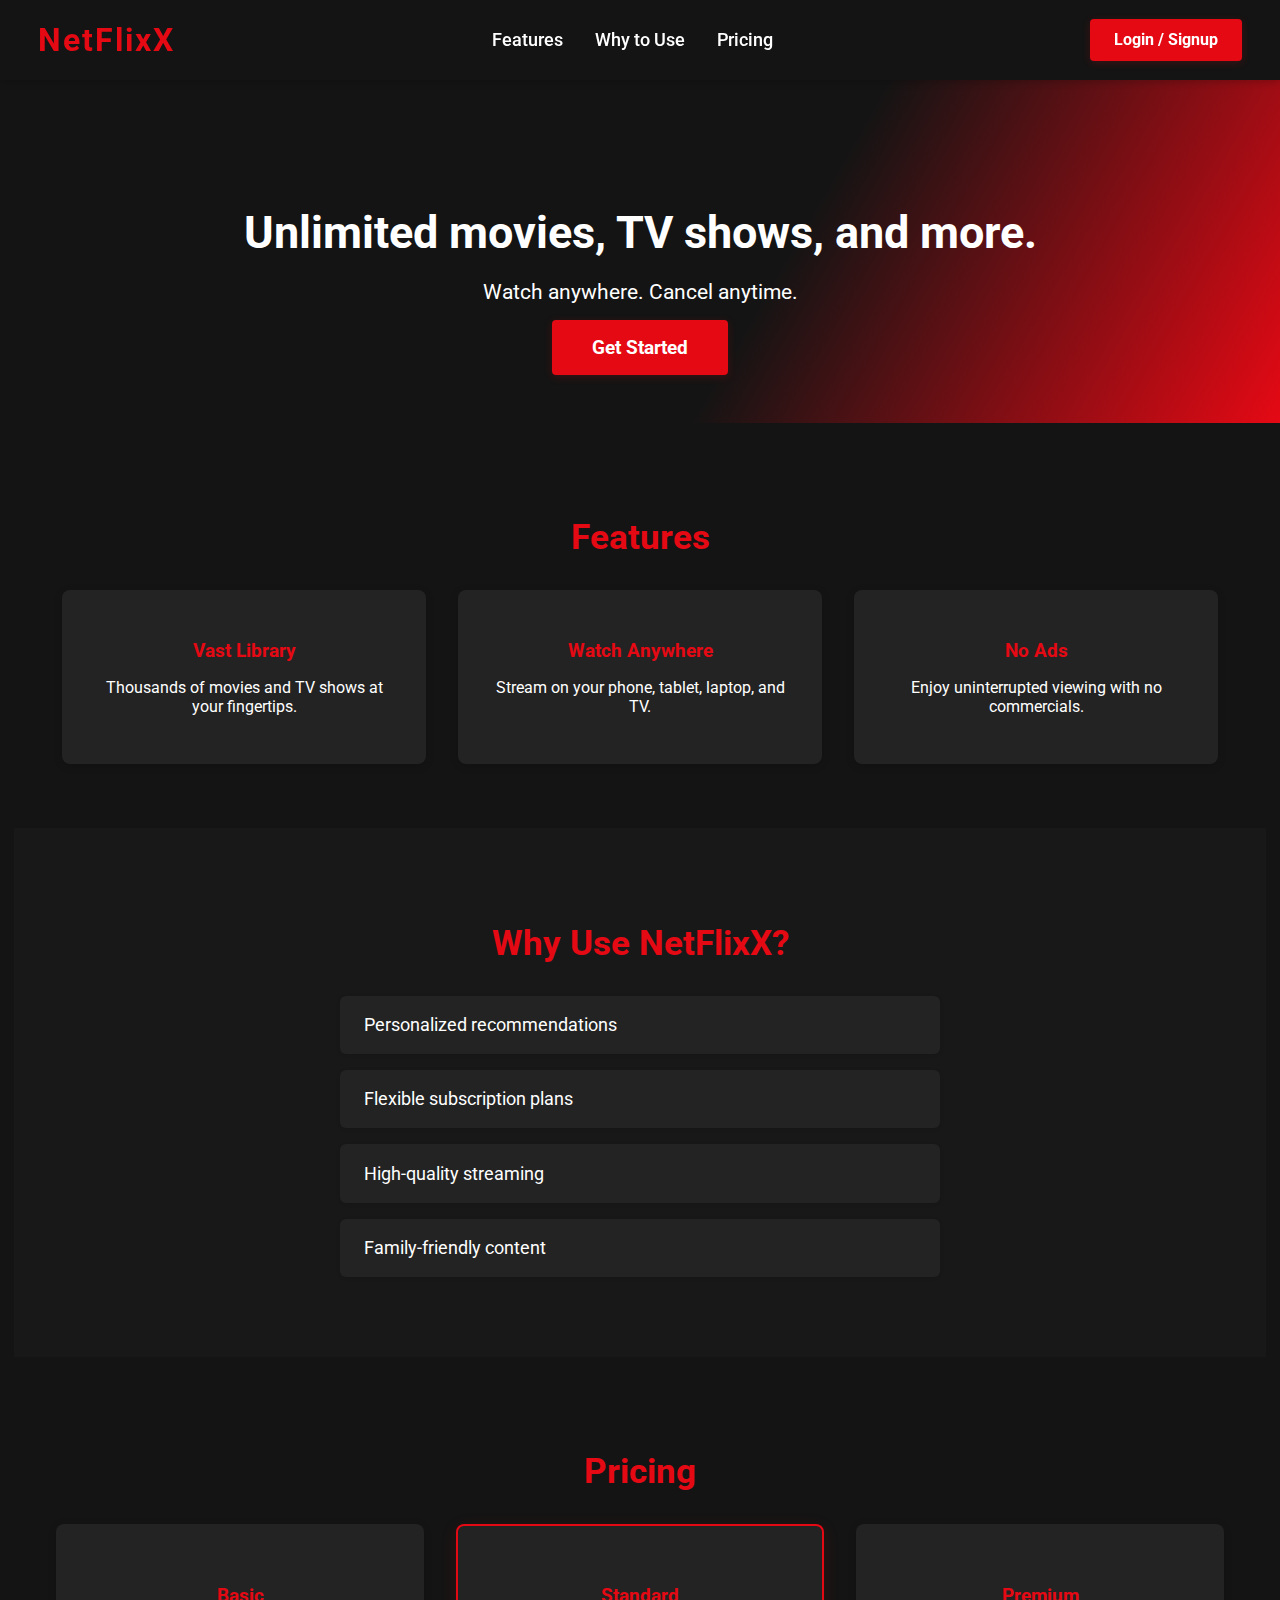
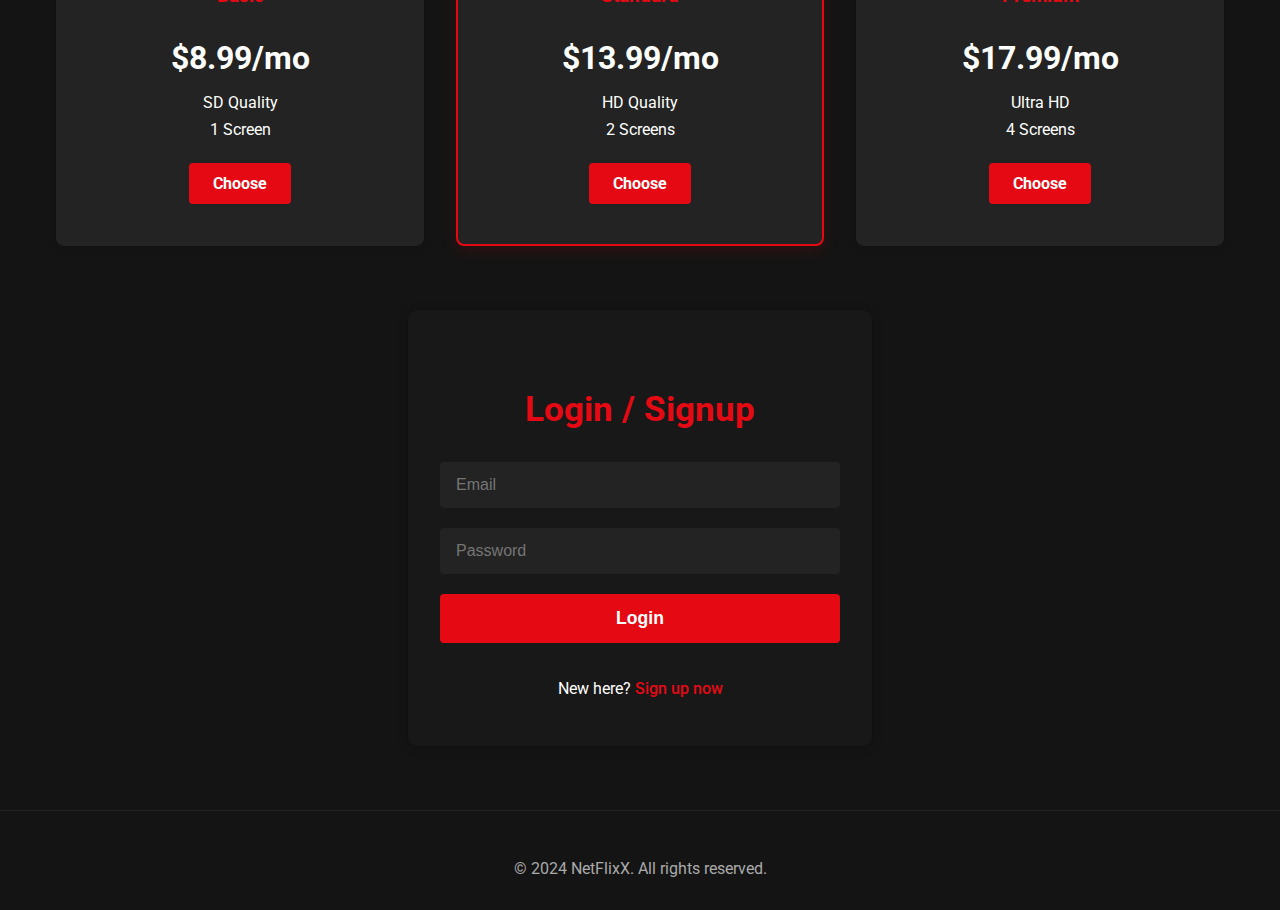
<file: index.html>
<!DOCTYPE html>
<html lang="en">
<head>
  <meta charset="UTF-8">
  <meta name="viewport" content="width=device-width, initial-scale=1.0">
  <title>Netflix Landing Page</title>
  <link rel="stylesheet" href="style.css">
  <link href="https://fonts.googleapis.com/css2?family=Roboto:wght@400;700&display=swap" rel="stylesheet">
  
  <!-- Google Analytics -->
  <script async src="https://www.googletagmanager.com/gtag/js?id=G-FDBB7C75FV"></script>
  <script>
    window.dataLayer = window.dataLayer || [];
    function gtag(){dataLayer.push(arguments);}
    gtag('js', new Date());
    gtag('config', 'G-FDBB7C75FV');
  </script>

  <!-- Amplitude Analytics -->
  <script src="https://cdn.amplitude.com/script/ade7e539f08196c7af9b49113c377ba3.js"></script><script>window.amplitude.add(window.sessionReplay.plugin({sampleRate: 1}));window.amplitude.init('ade7e539f08196c7af9b49113c377ba3', {"fetchRemoteConfig":true,"autocapture":true});</script>

  <!-- Mixpanel Analytics -->
  <script type="text/javascript">
    (function(f,b){if(!b.__SV){var a,e,i,g;window.mixpanel=b;b._i=[];b.init=function(a,e,d){function f(b,h){var a=h.split(".");2==a.length&&(b=b[a[0]],h=a[1]);b[h]=function(){b.push([h].concat(Array.prototype.slice.call(arguments,0)))}}var c=b;"undefined"!==typeof d?c=b[d]=[]:d="mixpanel";c.people=c.people||[];c.toString=function(b){var a="mixpanel";"mixpanel"!==d&&(a+="."+d);b||(a+=" (stub)");return a};c.people.toString=function(){return c.toString(1)+".people (stub)"};i="disable time_event track track_pageview track_links track_forms register register_once alias unregister identify name_tag set_config reset people.set people.set_once people.unset people.increment people.append people.union people.track_charge people.clear_charges people.delete_user".split(" ");for(g=0;g<i.length;g++)f(c,i[g]);b._i.push([a,e,d])};b.__SV=1.2;a=f.createElement("script");a.type="text/javascript";a.async=!0;a.src="https://cdn.mxpnl.com/libs/mixpanel-2-latest.min.js";e=f.getElementsByTagName("script")[0];e.parentNode.insertBefore(a,e)}})(document,window.mixpanel||[]);
    mixpanel.init("3d7cfe3bafbda9c8c1450f6972c1cb8f");
  </script>
<!-- 
  <script src="https://ts-script.app.thrivestack.ai/latest/thrivestack.js" 
    api-key="m9S/wwTPiv7egZcG7DeBdvlsW37YfHRMpstb3xh1S0g=" 
    source="marketing,product">
  </script> -->

</head>
<body>
  <nav class="navbar">
    <div class="logo">NetFlixX</div>
    <ul class="nav-links">
      <li><a href="#features">Features</a></li>
      <li><a href="#why">Why to Use</a></li>
      <li><a href="#pricing">Pricing</a></li>
    </ul>
    <a href="#login-signup" class="btn-login">Login / Signup</a>
  </nav>

  <header class="hero">
    <h1>Unlimited movies, TV shows, and more.</h1>
    <p>Watch anywhere. Cancel anytime.</p>
    <a href="#login-signup" class="btn-cta">Get Started</a>
  </header>

  <section id="features" class="section">
    <h2>Features</h2>
    <div class="features-list">
      <div class="feature-item">
        <h3>Vast Library</h3>
        <p>Thousands of movies and TV shows at your fingertips.</p>
      </div>
      <div class="feature-item">
        <h3>Watch Anywhere</h3>
        <p>Stream on your phone, tablet, laptop, and TV.</p>
      </div>
      <div class="feature-item">
        <h3>No Ads</h3>
        <p>Enjoy uninterrupted viewing with no commercials.</p>
      </div>
    </div>
  </section>

  <section id="why" class="section dark-section">
    <h2>Why Use NetFlixX?</h2>
    <ul class="why-list">
      <li>Personalized recommendations</li>
      <li>Flexible subscription plans</li>
      <li>High-quality streaming</li>
      <li>Family-friendly content</li>
    </ul>
  </section>

  <section id="pricing" class="section">
    <h2>Pricing</h2>
    <div class="pricing-cards">
      <div class="card">
        <h3>Basic</h3>
        <p class="price">$8.99/mo</p>
        <ul>
          <li>SD Quality</li>
          <li>1 Screen</li>
        </ul>
        <a href="#login-signup" class="btn-card">Choose</a>
      </div>
      <div class="card highlighted">
        <h3>Standard</h3>
        <p class="price">$13.99/mo</p>
        <ul>
          <li>HD Quality</li>
          <li>2 Screens</li>
        </ul>
        <a href="#login-signup" class="btn-card">Choose</a>
      </div>
      <div class="card">
        <h3>Premium</h3>
        <p class="price">$17.99/mo</p>
        <ul>
          <li>Ultra HD</li>
          <li>4 Screens</li>
        </ul>
        <a href="#login-signup" class="btn-card">Choose</a>
      </div>
    </div>
  </section>

  <section id="login-signup" class="section login-section">
    <h2>Login / Signup</h2>
    <form class="auth-form" id="loginForm">
      <input type="email" placeholder="Email" id="loginEmail" required>
      <input type="password" placeholder="Password" id="loginPassword" required>
      <button type="submit" class="btn-auth">Login</button>
      <p class="signup-link">New here? <a href="signup.html" id="signupLink">Sign up now</a></p>
    </form>
  </section>

  <footer class="footer">
    <p>&copy; 2024 NetFlixX. All rights reserved.</p>
  </footer>

  <script src="script.js"></script>
</body>
</html>
</file>
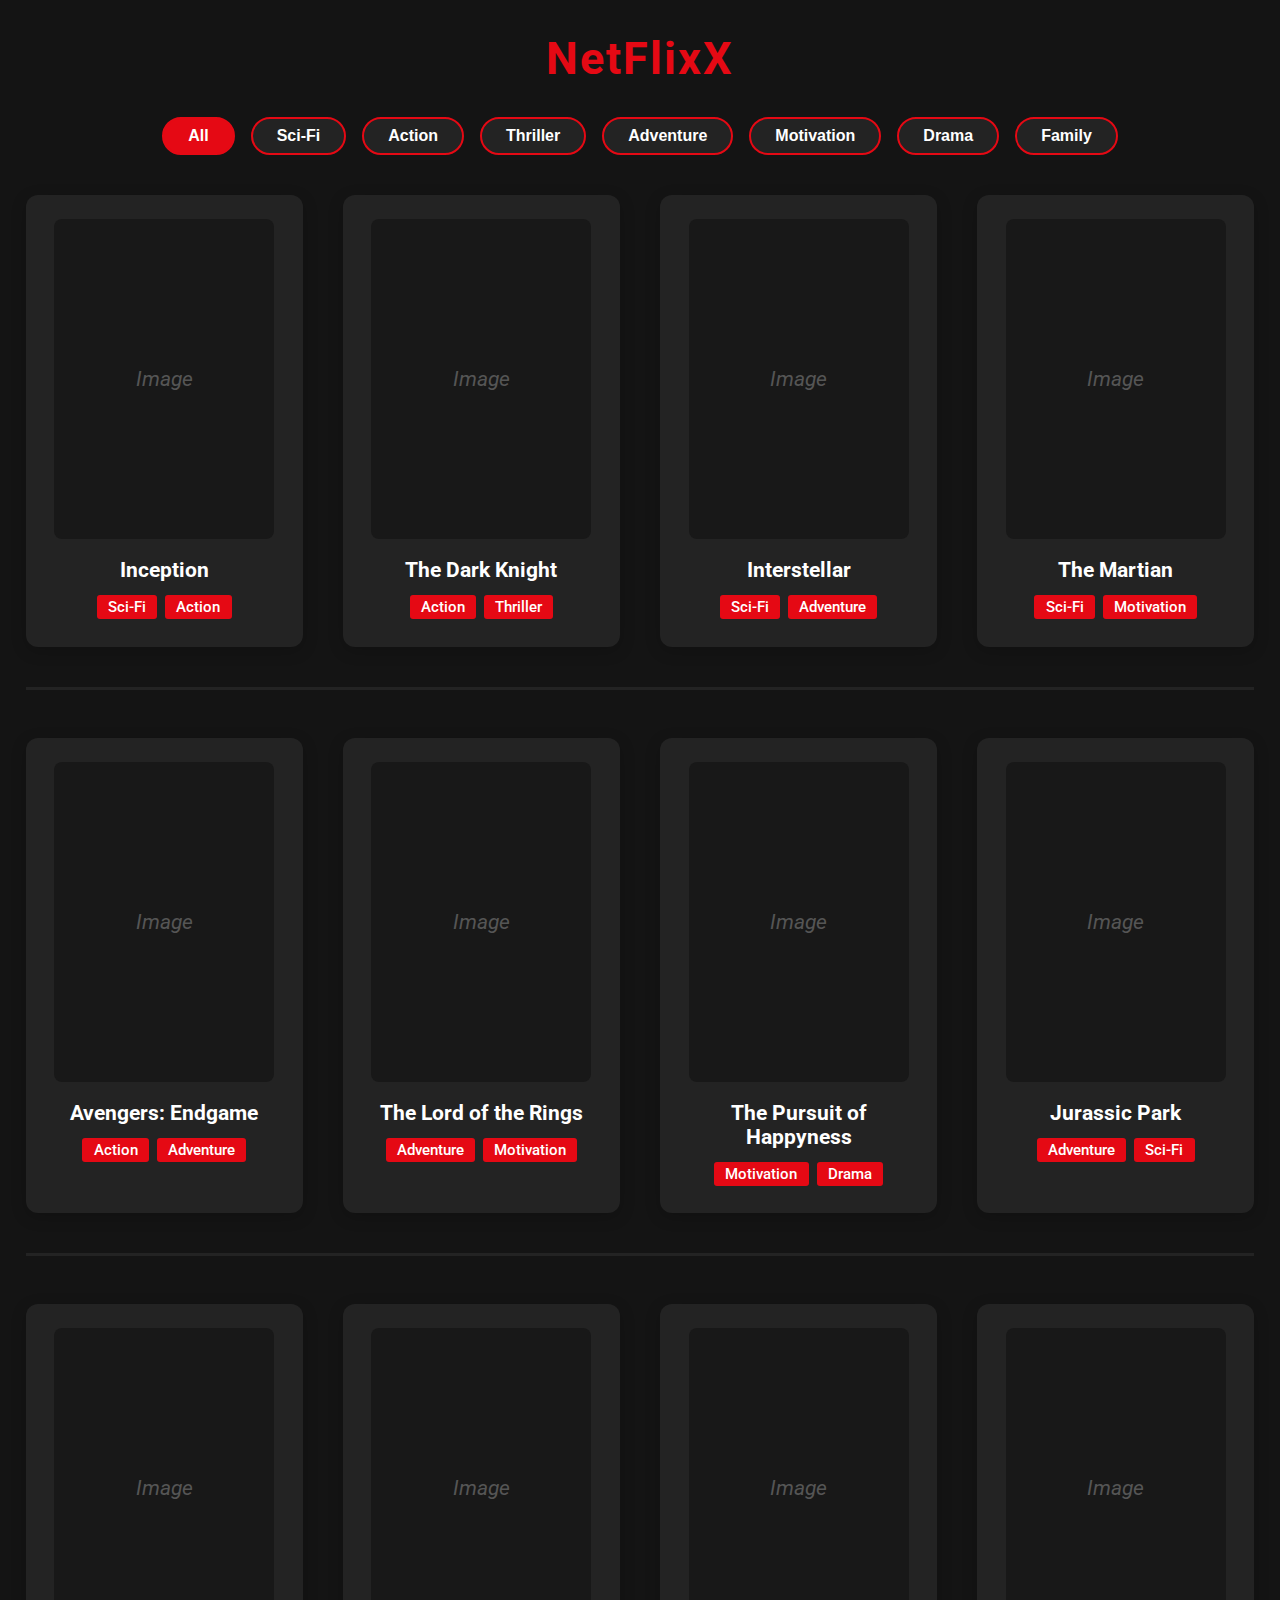
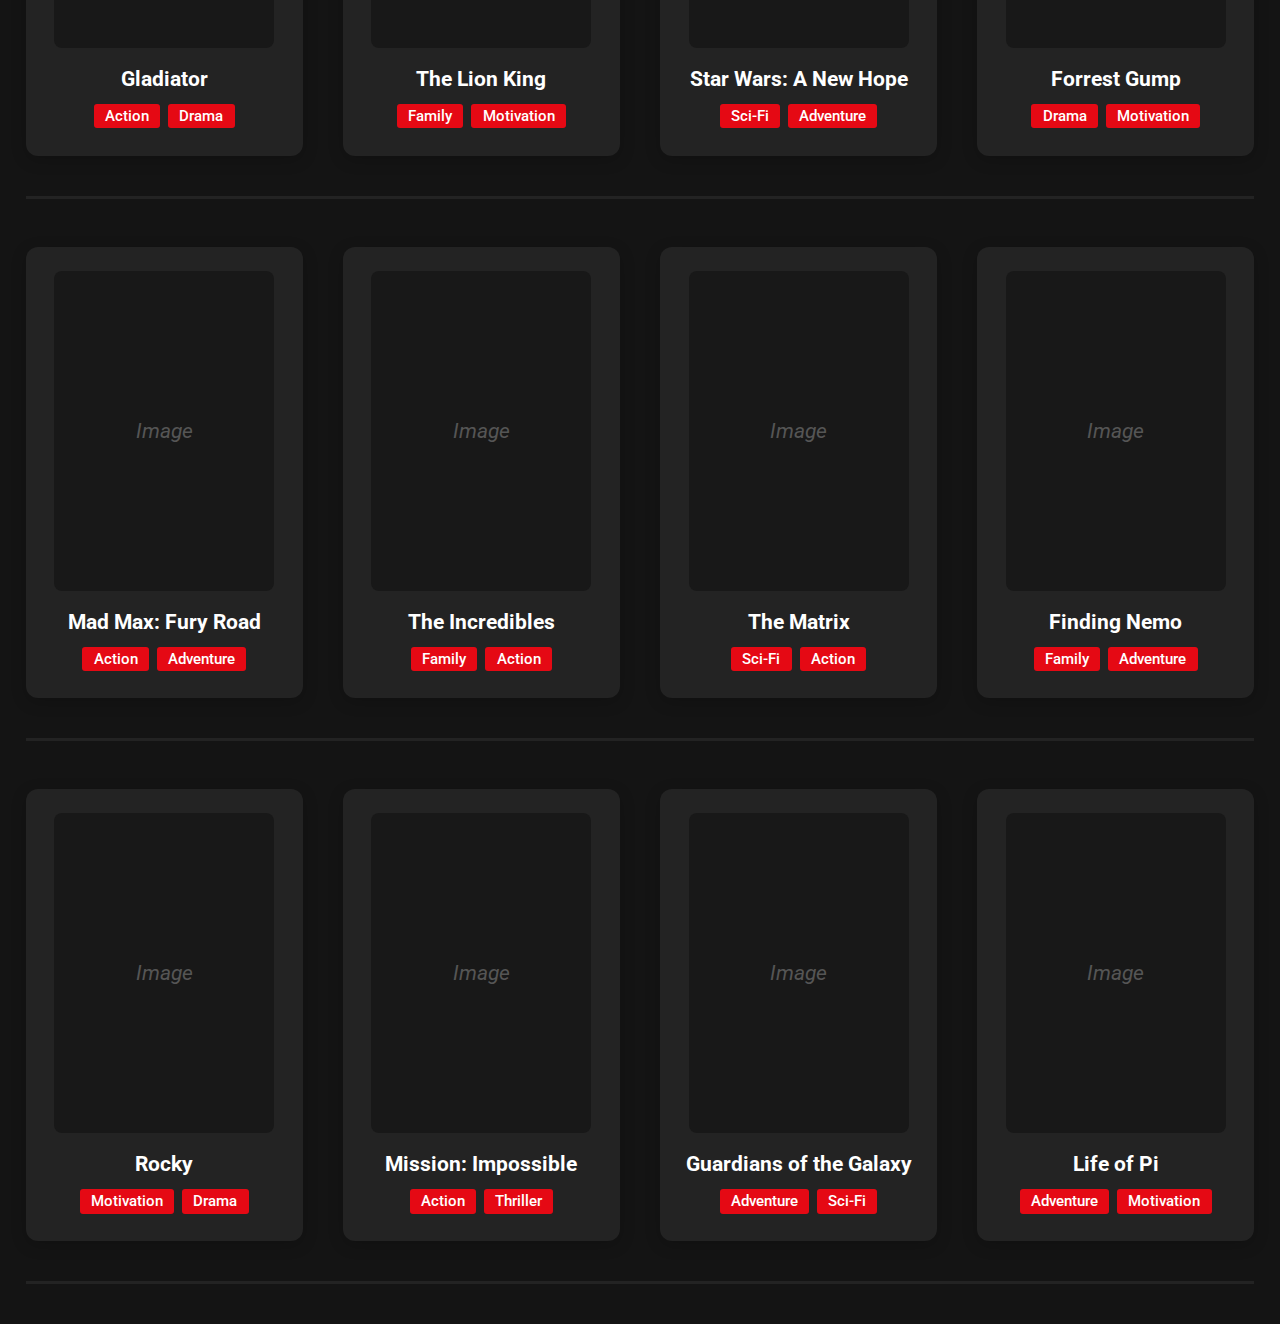
<file: dashboard.html>
<!DOCTYPE html>
<html lang="en">
<head>
  <meta charset="UTF-8">
  <meta name="viewport" content="width=device-width, initial-scale=1.0">
  <title>NetFlixX</title>
  <link rel="stylesheet" href="style.css">
  <link href="https://fonts.googleapis.com/css2?family=Roboto:wght@400;700&display=swap" rel="stylesheet">
  <!-- Google Analytics -->
  <script async src="https://www.googletagmanager.com/gtag/js?id=G-FDBB7C75FV"></script>
  <script>
    window.dataLayer = window.dataLayer || [];
    function gtag(){dataLayer.push(arguments);}
    gtag('js', new Date());
    gtag('config', 'G-FDBB7C75FV');
  </script>

  <script src="https://cdn.amplitude.com/script/ade7e539f08196c7af9b49113c377ba3.js"></script><script>window.amplitude.add(window.sessionReplay.plugin({sampleRate: 1}));window.amplitude.init('ade7e539f08196c7af9b49113c377ba3', {"fetchRemoteConfig":true,"autocapture":true});</script>

  <script type="text/javascript">
    (function(f,b){if(!b.__SV){var a,e,i,g;window.mixpanel=b;b._i=[];b.init=function(a,e,d){function f(b,h){var a=h.split(".");2==a.length&&(b=b[a[0]],h=a[1]);b[h]=function(){b.push([h].concat(Array.prototype.slice.call(arguments,0)))}}var c=b;"undefined"!==typeof d?c=b[d]=[]:d="mixpanel";c.people=c.people||[];c.toString=function(b){var a="mixpanel";"mixpanel"!==d&&(a+="."+d);b||(a+=" (stub)");return a};c.people.toString=function(){return c.toString(1)+".people (stub)"};i="disable time_event track track_pageview track_links track_forms register register_once alias unregister identify name_tag set_config reset people.set people.set_once people.unset people.increment people.append people.union people.track_charge people.clear_charges people.delete_user".split(" ");for(g=0;g<i.length;g++)f(c,i[g]);b._i.push([a,e,d])};b.__SV=1.2;a=f.createElement("script");a.type="text/javascript";a.async=!0;a.src="https://cdn.mxpnl.com/libs/mixpanel-2-latest.min.js";e=f.getElementsByTagName("script")[0];e.parentNode.insertBefore(a,e)}})(document,window.mixpanel||[]);
    mixpanel.init("3d7cfe3bafbda9c8c1450f6972c1cb8f");
  </script>

  <script src="https://ts-script.app.thrivestack.ai/latest/thrivestack.js" 
    api-key="m9S/wwTPiv7egZcG7DeBdvlsW37YfHRMpstb3xh1S0g=" 
    source="marketing,product">
  </script>

  <style>
    body {
      background: #141414;
      margin: 0;
      font-family: 'Roboto', Arial, sans-serif;
      color: #fff;
    }
    .dashboard-container {
      max-width: 1300px;
      margin: 0 auto;
      padding: 2rem 2vw;
    }
    .dashboard-title {
      color: #e50914;
      font-size: 2.8rem;
      font-weight: 700;
      letter-spacing: 2px;
      text-align: center;
      margin-bottom: 2rem;
    }
    .filter-bar {
      display: flex;
      flex-wrap: wrap;
      gap: 1rem;
      justify-content: center;
      margin-bottom: 2.5rem;
    }
    .filter-btn {
      background: #232323;
      color: #fff;
      border: 2px solid #e50914;
      border-radius: 20px;
      padding: 0.5rem 1.5rem;
      font-size: 1rem;
      font-weight: 600;
      cursor: pointer;
      transition: background 0.2s, color 0.2s;
    }
    .filter-btn.active, .filter-btn:hover {
      background: #e50914;
      color: #fff;
    }
    .movies-rows {
      display: flex;
      flex-direction: column;
      gap: 2.5rem;
    }
    .movies-row {
      display: flex;
      gap: 2.5rem;
      border-bottom: 3px solid #232323;
      padding-bottom: 2.5rem;
      margin-bottom: 0.5rem;
      flex-wrap: wrap;
      justify-content: center;
    }
    .movie-card {
      background: #232323;
      border-radius: 12px;
      box-shadow: 0 4px 16px rgba(0,0,0,0.18);
      padding: 1.5rem 1.2rem;
      display: flex;
      flex-direction: column;
      align-items: center;
      transition: transform 0.2s;
      min-width: 260px;
      max-width: 300px;
      width: 100%;
      flex: 1 1 22%;
      box-sizing: border-box;
    }
    .movie-card:hover {
      transform: translateY(-8px) scale(1.04);
    }
    .movie-img {
      width: 220px;
      height: 320px;
      background: #181818;
      border-radius: 8px;
      margin-bottom: 1.2rem;
      display: flex;
      align-items: center;
      justify-content: center;
      color: #555;
      font-size: 1.3rem;
      font-style: italic;
    }
    .movie-title {
      font-size: 1.3rem;
      font-weight: 700;
      margin-bottom: 0.8rem;
      color: #fff;
      text-align: center;
    }
    .movie-tags {
      display: flex;
      flex-wrap: wrap;
      gap: 0.5rem;
      justify-content: center;
    }
    .tag {
      background: #e50914;
      color: #fff;
      border-radius: 3px;
      padding: 0.2rem 0.7rem;
      font-size: 0.95rem;
      font-weight: 500;
      margin-bottom: 0.2rem;
    }
    @media (max-width: 1200px) {
      .movie-card {
        min-width: 200px;
        max-width: 250px;
      }
      .movie-img {
        width: 160px;
        height: 220px;
      }
    }
    @media (max-width: 900px) {
      .movie-img {
        width: 120px;
        height: 160px;
      }
      .movie-card {
        min-width: 120px;
        max-width: 160px;
      }
    }
    @media (max-width: 600px) {
      .movies-row {
        flex-direction: column;
        align-items: center;
      }
      .movie-card {
        min-width: 90vw;
        max-width: 95vw;
      }
      .movie-img {
        width: 90vw;
        height: 180px;
      }
    }
  </style>
</head>
<body>
  <div class="dashboard-container">
    <div class="dashboard-title"><a href="index.html" style="color:#e50914; text-decoration:none;">NetFlixX</a></div>
    <div class="filter-bar" id="filterBar"></div>
    <div class="movies-rows" id="moviesRows"></div>
  </div>
  <script>
    // Movie data with real movie names and tags
    const movies = [
      { title: 'Inception', tags: ['Sci-Fi', 'Action'] },
      { title: 'The Dark Knight', tags: ['Action', 'Thriller'] },
      { title: 'Interstellar', tags: ['Sci-Fi', 'Adventure'] },
      { title: 'The Martian', tags: ['Sci-Fi', 'Motivation'] },
      { title: 'Avengers: Endgame', tags: ['Action', 'Adventure'] },
      { title: 'The Lord of the Rings', tags: ['Adventure', 'Motivation'] },
      { title: 'The Pursuit of Happyness', tags: ['Motivation', 'Drama'] },
      { title: 'Jurassic Park', tags: ['Adventure', 'Sci-Fi'] },
      { title: 'Gladiator', tags: ['Action', 'Drama'] },
      { title: 'The Lion King', tags: ['Family', 'Motivation'] },
      { title: 'Star Wars: A New Hope', tags: ['Sci-Fi', 'Adventure'] },
      { title: 'Forrest Gump', tags: ['Drama', 'Motivation'] },
      { title: 'Mad Max: Fury Road', tags: ['Action', 'Adventure'] },
      { title: 'The Incredibles', tags: ['Family', 'Action'] },
      { title: 'The Matrix', tags: ['Sci-Fi', 'Action'] },
      { title: 'Finding Nemo', tags: ['Family', 'Adventure'] },
      { title: 'Rocky', tags: ['Motivation', 'Drama'] },
      { title: 'Mission: Impossible', tags: ['Action', 'Thriller'] },
      { title: 'Guardians of the Galaxy', tags: ['Adventure', 'Sci-Fi'] },
      { title: 'Life of Pi', tags: ['Adventure', 'Motivation'] },
    ];

    // Get all unique tags
    const allTags = Array.from(new Set(movies.flatMap(m => m.tags)));
    let activeTag = 'All';

    // Render filter bar
    function renderFilterBar() {
      const filterBar = document.getElementById('filterBar');
      filterBar.innerHTML = '';
      const allBtn = document.createElement('button');
      allBtn.textContent = 'All';
      allBtn.className = 'filter-btn' + (activeTag === 'All' ? ' active' : '');
      allBtn.onclick = () => { activeTag = 'All'; renderMovies(); renderFilterBar(); history.replaceState(null, '', '#All'); };
      filterBar.appendChild(allBtn);
      allTags.forEach(tag => {
        const btn = document.createElement('button');
        btn.textContent = tag;
        btn.className = 'filter-btn' + (activeTag === tag ? ' active' : '');
        btn.onclick = () => { activeTag = tag; renderMovies(); renderFilterBar(); history.replaceState(null, '', `#${encodeURIComponent(tag)}`); };
        filterBar.appendChild(btn);
      });
    }

    // Render movies in rows of 4
    function renderMovies() {
      const moviesRows = document.getElementById('moviesRows');
      moviesRows.innerHTML = '';
      let filtered = activeTag === 'All' ? movies : movies.filter(m => m.tags.includes(activeTag));
      for (let i = 0; i < filtered.length; i += 4) {
        const row = document.createElement('div');
        row.className = 'movies-row';
        filtered.slice(i, i + 4).forEach(movie => {
          const card = document.createElement('div');
          card.className = 'movie-card';
          card.setAttribute('data-title', movie.title);
          card.innerHTML = `
            <div class="movie-img">Image</div>
            <div class="movie-title">${movie.title}</div>
            <div class="movie-tags">${movie.tags.map(tag => `<span class='tag'>${tag}</span>`).join(' ')}</div>
          `;
          card.addEventListener('click', function() {
            trackMovieClick(movie.title);
            window.location.href = `player.html?title=${encodeURIComponent(movie.title)}`;
          });
          row.appendChild(card);
        });
        moviesRows.appendChild(row);
      }
    }

    renderFilterBar();
    renderMovies();

    // Track page load
    if (typeof gtag === 'function') {
      gtag('event', 'page_loaded', {
        event_category: 'Page',
        event_label: window.location.pathname
      });
    }
    if (typeof amplitude !== 'undefined') {
      amplitude.logEvent('page_loaded', { page: window.location.pathname });
    }
    // Track filter clicks
    document.addEventListener('DOMContentLoaded', function() {
      document.getElementById('filterBar').addEventListener('click', function(e) {
        if (e.target.classList.contains('filter-btn')) {
          if (typeof gtag === 'function') {
            gtag('event', 'filter_click', {
              event_category: 'Filter',
              event_label: e.target.textContent
            });
          }
          if (typeof amplitude !== 'undefined') {
            amplitude.logEvent('filter_click', { filter: e.target.textContent });
          }
        }
      });
    });
    // Track movie card clicks
    function trackMovieClick(title) {
      if (typeof gtag === 'function') {
        gtag('event', 'movie_click', {
          event_category: 'Movie',
          event_label: title
        });
      }
      if (typeof amplitude !== 'undefined') {
        amplitude.logEvent('movie_click', { movie: title });
      }
    }
  </script>
</body>
</html>
</file>
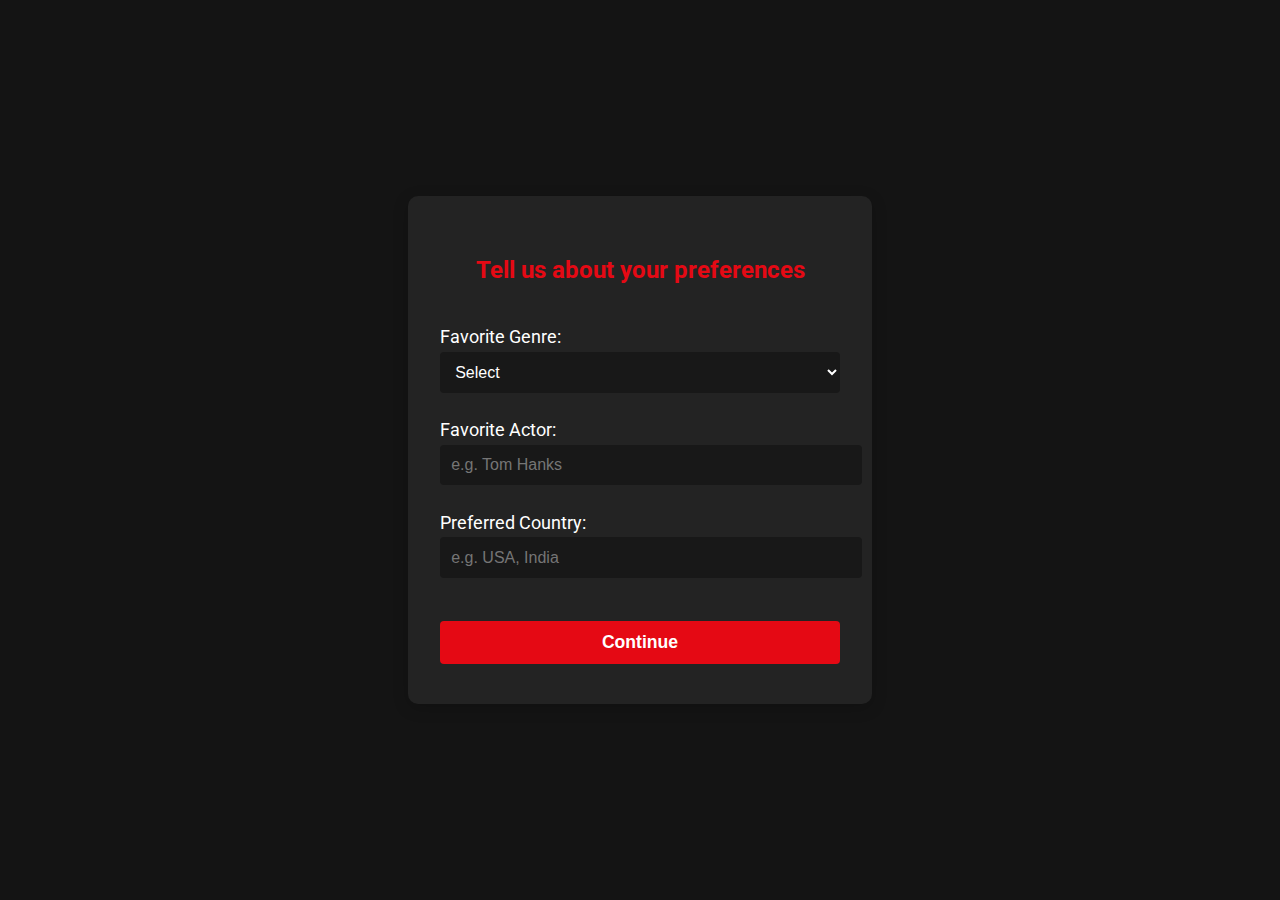
<file: onboarding.html>
<!DOCTYPE html>
<html lang="en">
<head>
  <meta charset="UTF-8">
  <meta name="viewport" content="width=device-width, initial-scale=1.0">
  <title>Onboarding - NetFlixX</title>
  <link rel="stylesheet" href="style.css">
  <link href="https://fonts.googleapis.com/css2?family=Roboto:wght@400;700&display=swap" rel="stylesheet">
  <style>
    body {
      background: #141414;
      color: #fff;
      font-family: 'Roboto', Arial, sans-serif;
      margin: 0;
      min-height: 100vh;
      display: flex;
      align-items: center;
      justify-content: center;
    }
    .onboarding-container {
      background: #232323;
      border-radius: 10px;
      padding: 2.5rem 2rem;
      max-width: 400px;
      width: 100%;
      box-shadow: 0 4px 16px rgba(0,0,0,0.18);
      display: flex;
      flex-direction: column;
      gap: 1.2rem;
    }
    .onboarding-container h2 {
      color: #e50914;
      text-align: center;
      margin-bottom: 1.5rem;
    }
    .onboarding-container label {
      font-size: 1.1rem;
      margin-bottom: 0.5rem;
    }
    .onboarding-container input, .onboarding-container select {
      width: 100%;
      padding: 0.7rem;
      border-radius: 4px;
      border: none;
      margin-top: 0.3rem;
      font-size: 1rem;
      background: #181818;
      color: #fff;
    }
    .onboarding-container button {
      background: #e50914;
      color: #fff;
      border: none;
      border-radius: 4px;
      padding: 0.9rem 0;
      font-weight: 700;
      font-size: 1.1rem;
      margin-top: 1rem;
      cursor: pointer;
      transition: background 0.2s;
    }
    .onboarding-container button:hover {
      background: #b0060f;
    }
  </style>
</head>
<body>
  <form class="onboarding-container" id="onboardingForm">
    <h2>Tell us about your preferences</h2>
    <label>Favorite Genre:
      <select name="genre" required>
        <option value="">Select</option>
        <option value="Action">Action</option>
        <option value="Comedy">Comedy</option>
        <option value="Drama">Drama</option>
        <option value="Sci-Fi">Sci-Fi</option>
        <option value="Romance">Romance</option>
        <option value="Horror">Horror</option>
      </select>
    </label>
    <label>Favorite Actor:
      <input type="text" name="actor" placeholder="e.g. Tom Hanks" required />
    </label>
    <label>Preferred Country:
      <input type="text" name="country" placeholder="e.g. USA, India" required />
    </label>
    <button type="submit">Continue</button>
  </form>
  <script src="script.js"></script>
  <script>
    // Prevent repeat onboarding
    if (localStorage.getItem('onboardingComplete')) {
      window.location.href = 'index.html';
    }
    document.getElementById('onboardingForm').addEventListener('submit', function(e) {
      e.preventDefault();
      const genre = this.genre.value;
      const actor = this.actor.value;
      const country = this.country.value;
      if (typeof trackOnboardingStep === 'function') {
        trackOnboardingStep('favorite_genre');
        trackOnboardingStep('favorite_actor');
        trackOnboardingStep('preferred_country');
      }
      if (typeof amplitude !== 'undefined') {
        amplitude.setUserProperties({ favorite_genre: genre, favorite_actor: actor, preferred_country: country });
      }
      if (typeof trackOnboardingComplete === 'function') {
        trackOnboardingComplete();
      }
      localStorage.setItem('onboardingComplete', '1');
      window.location.href = 'index.html';
    });
  </script>
</body>
</html>
</file>
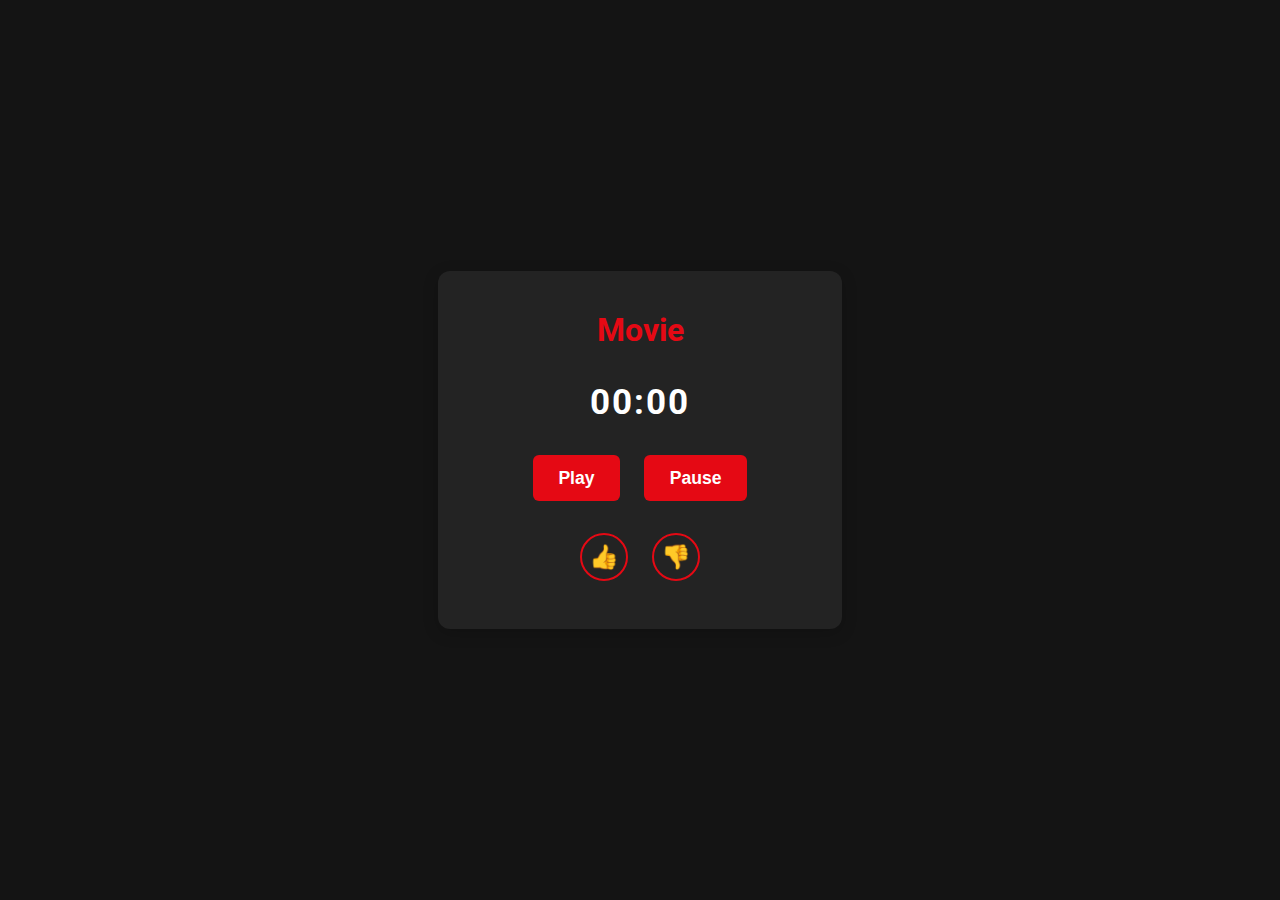
<file: player.html>
<!DOCTYPE html>
<html lang="en">
<head>
  <meta charset="UTF-8">
  <meta name="viewport" content="width=device-width, initial-scale=1.0">
  <title>NetFlixX Player</title>
  <link rel="stylesheet" href="style.css">
  <link href="https://fonts.googleapis.com/css2?family=Roboto:wght@400;700&display=swap" rel="stylesheet">
  <!-- Google Analytics -->
  <script async src="https://www.googletagmanager.com/gtag/js?id=G-FDBB7C75FV"></script>
  <script>
    window.dataLayer = window.dataLayer || [];
    function gtag(){dataLayer.push(arguments);}
    gtag('js', new Date());
    gtag('config', 'G-FDBB7C75FV');
  </script>
  <style>
    body {
      background: #141414;
      color: #fff;
      font-family: 'Roboto', Arial, sans-serif;
      margin: 0;
      min-height: 100vh;
      display: flex;
      flex-direction: column;
      align-items: center;
      justify-content: center;
    }
    .player-container {
      background: #232323;
      border-radius: 12px;
      box-shadow: 0 4px 16px rgba(0,0,0,0.18);
      padding: 2.5rem 2rem 2rem 2rem;
      display: flex;
      flex-direction: column;
      align-items: center;
      min-width: 340px;
      max-width: 400px;
    }
    .player-title {
      color: #e50914;
      font-size: 2rem;
      font-weight: 700;
      margin-bottom: 2rem;
      text-align: center;
    }
    .timer {
      font-size: 2.2rem;
      font-weight: 700;
      margin-bottom: 2rem;
      color: #fff;
      letter-spacing: 2px;
    }
    .player-controls {
      display: flex;
      gap: 1.5rem;
      margin-bottom: 2rem;
    }
    .player-btn {
      background: #e50914;
      color: #fff;
      border: none;
      border-radius: 6px;
      padding: 0.8rem 1.6rem;
      font-size: 1.1rem;
      font-weight: 700;
      cursor: pointer;
      transition: background 0.2s;
    }
    .player-btn:hover {
      background: #b0060f;
    }
    .like-dislike {
      display: flex;
      gap: 1.5rem;
      margin-bottom: 1rem;
    }
    .like-btn, .dislike-btn {
      background: #232323;
      color: #e50914;
      border: 2px solid #e50914;
      border-radius: 50%;
      width: 48px;
      height: 48px;
      font-size: 1.5rem;
      font-weight: 700;
      cursor: pointer;
      display: flex;
      align-items: center;
      justify-content: center;
      transition: background 0.2s, color 0.2s;
    }
    .like-btn.active, .like-btn:hover {
      background: #e50914;
      color: #fff;
    }
    .dislike-btn.active, .dislike-btn:hover {
      background: #e50914;
      color: #fff;
    }
  </style>
</head>
<body>
  <div class="player-container">
    <div class="player-title" id="movieTitle"></div>
    <div class="timer" id="timer">00:00</div>
    <div class="player-controls">
      <button class="player-btn" id="playBtn">Play</button>
      <button class="player-btn" id="pauseBtn">Pause</button>
    </div>
    <div class="like-dislike">
      <button class="like-btn" id="likeBtn">&#128077;</button>
      <button class="dislike-btn" id="dislikeBtn">&#128078;</button>
    </div>
  </div>
  <script>
    // Get movie title from URL
    const params = new URLSearchParams(window.location.search);
    const title = params.get('title') || 'Movie';
    document.getElementById('movieTitle').textContent = title;

    // Timer logic
    let timer = 0;
    let interval = null;
    const timerDisplay = document.getElementById('timer');
    function updateTimer() {
      const min = String(Math.floor(timer / 60)).padStart(2, '0');
      const sec = String(timer % 60).padStart(2, '0');
      timerDisplay.textContent = `${min}:${sec}`;
    }
    // Track page load
    if (typeof gtag === 'function') {
      gtag('event', 'page_loaded', {
        event_category: 'Page',
        event_label: window.location.pathname
      });
    }
    // Track play
    document.getElementById('playBtn').onclick = function() {
      if (!interval) {
        interval = setInterval(() => {
          timer++;
          updateTimer();
        }, 1000);
        if (typeof gtag === 'function') {
          gtag('event', 'video_play', {
            event_category: 'Video',
            event_label: title
          });
        }
      }
    };
    // Track pause
    document.getElementById('pauseBtn').onclick = function() {
      if (interval) {
        clearInterval(interval);
        interval = null;
        if (typeof gtag === 'function') {
          gtag('event', 'video_pause', {
            event_category: 'Video',
            event_label: title,
            event_value: timer
          });
        }
      }
    };
    // Like/Dislike logic
    const likeBtn = document.getElementById('likeBtn');
    const dislikeBtn = document.getElementById('dislikeBtn');
    // Track like/dislike
    likeBtn.onclick = function() {
      likeBtn.classList.toggle('active');
      if (likeBtn.classList.contains('active')) {
        dislikeBtn.classList.remove('active');
        if (typeof gtag === 'function') {
          gtag('event', 'video_like', {
            event_category: 'Video',
            event_label: title
          });
        }
      }
    };
    dislikeBtn.onclick = function() {
      dislikeBtn.classList.toggle('active');
      if (dislikeBtn.classList.contains('active')) {
        likeBtn.classList.remove('active');
        if (typeof gtag === 'function') {
          gtag('event', 'video_dislike', {
            event_category: 'Video',
            event_label: title
          });
        }
      }
    };
  </script>
</body>
</html>
</file>
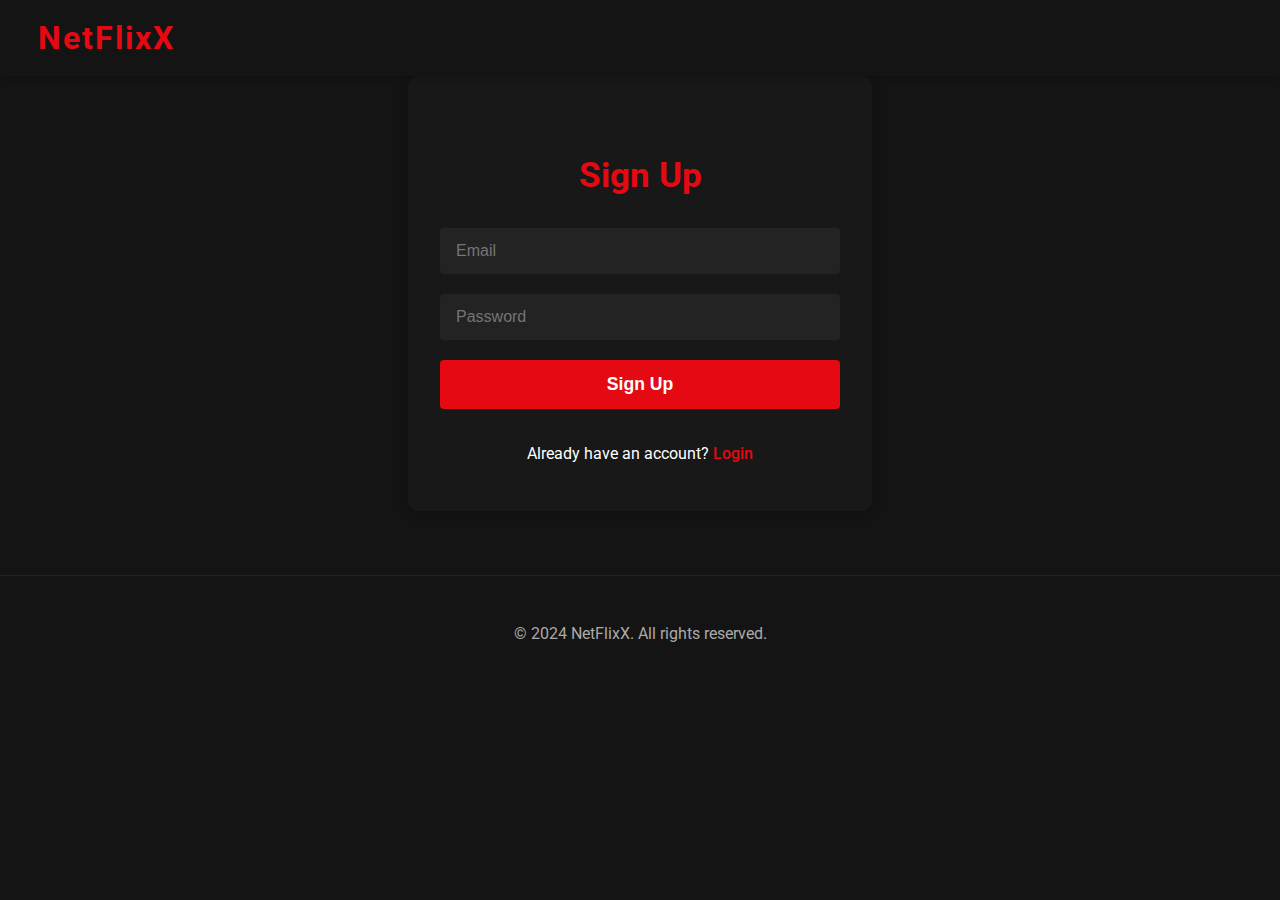
<file: signup.html>
<!DOCTYPE html>
<html lang="en">
<head>
  <meta charset="UTF-8" />
  <meta name="viewport" content="width=device-width, initial-scale=1.0"/>
  <title>Sign Up - NetFlixX</title>
  <link rel="stylesheet" href="style.css" />
  <link href="https://fonts.googleapis.com/css2?family=Roboto:wght@400;700&display=swap" rel="stylesheet" />

  <!-- ✅ Amplitude -->
  <script src="https://cdn.amplitude.com/script/ade7e539f08196c7af9b49113c377ba3.js"></script>
  <script>
    window.amplitude.add(window.sessionReplay.plugin({ sampleRate: 1 }));
    window.amplitude.init('ade7e539f08196c7af9b49113c377ba3', {
      fetchRemoteConfig: true,
      autocapture: true
    });
  </script>

  <!-- ✅ Mixpanel -->
  <script type="text/javascript">
    (function(f,b){
      if(!b.__SV){
        var a,e,i,g;window.mixpanel=b;b._i=[];
        b.init=function(a,e,d){
          function f(b,h){
            var a=h.split(".");
            2==a.length&&(b=b[a[0]],h=a[1]);
            b[h]=function(){
              b.push([h].concat(Array.prototype.slice.call(arguments,0)))
            }
          }
          var c=b;"undefined"!==typeof d?c=b[d]=[]:d="mixpanel";
          c.people=c.people||[];
          c.toString=function(b){
            var a="mixpanel";"mixpanel"!==d&&(a+="."+d);b||(a+=" (stub)");return a
          };
          c.people.toString=function(){
            return c.toString(1)+".people (stub)"
          };
          i="disable time_event track track_pageview track_links track_forms register register_once alias unregister identify name_tag set_config reset people.set people.set_once people.unset people.increment people.append people.union people.track_charge people.clear_charges people.delete_user".split(" ");
          for(g=0;g<i.length;g++)f(c,i[g]);
          b._i.push([a,e,d])
        };
        b.__SV=1.2;
        a=f.createElement("script");
        a.type="text/javascript";
        a.async=!0;
        a.src="https://cdn.mxpnl.com/libs/mixpanel-2-latest.min.js";
        e=f.getElementsByTagName("script")[0];
        e.parentNode.insertBefore(a,e)
      }
    })(document,window.mixpanel||[]);
    mixpanel.init("3d7cfe3bafbda9c8c1450f6972c1cb8f");
  </script>

  <script src="https://ts-script.app.thrivestack.ai/latest/thrivestack.js" 
    api-key="m9S/wwTPiv7egZcG7DeBdvlsW37YfHRMpstb3xh1S0g=" 
    source="marketing,product">
  </script>

</head>

<body>
  <nav class="navbar">
    <div class="logo"><a href="index.html" style="color:#e50914; text-decoration:none;">NetFlixX</a></div>
  </nav>

  <section class="section login-section">
    <h2>Sign Up</h2>
    <form class="auth-form" id="signupForm">
      <input type="email" placeholder="Email" id="signupEmail" required />
      <input type="password" placeholder="Password" id="signupPassword" required />
      <button type="submit" class="btn-auth">Sign Up</button>
      <p class="signup-link">Already have an account? <a href="index.html#login-signup">Login</a></p>
    </form>
  </section>

  <footer class="footer">
    <p>&copy; 2024 NetFlixX. All rights reserved.</p>
  </footer>

  <!-- ✅ Signup Tracking Logic -->
<script>
    const signupForm = document.getElementById('signupForm');
    const emailInput = document.getElementById('signupEmail');
    const passwordInput = document.getElementById('signupPassword');

    // Track when signup starts (email field focused)
    emailInput.addEventListener('focus', () => {
      if (typeof amplitude !== 'undefined') amplitude.logEvent('signup_started');
      if (typeof mixpanel !== 'undefined') mixpanel.track('signup_started');
    });

    if (signupForm) {
      signupForm.addEventListener('submit', function(e) {
        e.preventDefault();
        const email = emailInput.value;
        const password = passwordInput.value;
        const timestamp = new Date().toISOString();
        const userId = crypto.randomUUID(); // Generate unique user ID
        const accountId = 'netflixx-acc-' + crypto.randomUUID(); // Generate account ID

        // Track submission attempt
        if (typeof amplitude !== 'undefined') amplitude.logEvent('signup_submitted', { email });
        if (typeof mixpanel !== 'undefined') mixpanel.track('signup_submitted', { email });

        // If fields are empty, track failure
        if (!email || !password) {
          if (typeof amplitude !== 'undefined') amplitude.logEvent('signup_failed', { reason: 'empty_fields' });
          if (typeof mixpanel !== 'undefined') mixpanel.track('signup_failed', { reason: 'empty_fields' });
          alert('Please fill in all fields');
          return;
        }

        // Save to session storage
        sessionStorage.setItem('signupEmail', email);
        sessionStorage.setItem('signupPassword', password);
        sessionStorage.setItem('userId', userId);
        localStorage.setItem('thriveStackAccountId', accountId); // Store account ID long-term

        // Track success with all analytics platforms
        if (typeof amplitude !== 'undefined') amplitude.logEvent('signup_success', { email });
        if (typeof mixpanel !== 'undefined') mixpanel.track('signup_success', { email });

        // ThriveStack tracking
        console.log("[DEBUG] Checking ThriveStack availability:", {
          exists: typeof window.thriveStack !== 'undefined',
          hasTrack: window.thriveStack?.track ? true : false,
          hasSetUser: window.thriveStack?.setUser ? true : false,
          hasSetGroup: window.thriveStack?.setGroup ? true : false
        });

        if (window.thriveStack) {
          try {
            // 1. Track user signup
            const signupEvent = {
              "event_name": "signed_up",
              "properties": {
                "user_email": email,
                "user_name": email.split('@')[0],
                "utm_campaign": "customer_success",
                "utm_medium": "referral",
                "utm_source": "twitter",
                "utm_term": "free_trial"
              },
              "user_id": userId,
              "timestamp": timestamp
            };
            
            console.log("[DEBUG] Sending signup event to ThriveStack:", signupEvent);
            if (window.thriveStack.track) {
              window.thriveStack.track([signupEvent]);
            }

            // 2. Track account creation
            const accountEvent = {
              "event_name": "account_created",
              "properties": {
                "account_domain": window.location.hostname,
                "account_id": accountId,
                "account_name": email.split('@')[0] + "'s Account"
              },
              "user_id": userId,
              "timestamp": timestamp,
              "context": {
                "group_id": accountId  // Matches account_id
              }
            };
            
            console.log("[DEBUG] Sending account creation to ThriveStack:", accountEvent);
            if (window.thriveStack.track) {
              window.thriveStack.track([accountEvent]);
            }

            // 3. Track user-company association
            const userCompanyEvent = {
              "event_name": "account_added_user",
              "properties": {
                "account_name": email.split('@')[0] + "'s Account",
                "user_email": email
              },
              "user_id": userId,
              "timestamp": timestamp,
              "context": {
                "group_id": accountId
              }
            };
            
            console.log("[DEBUG] Sending user-company association to ThriveStack:", userCompanyEvent);
            if (window.thriveStack.track) {
              window.thriveStack.track([userCompanyEvent]);
            }

            // 4. Set user data in ThriveStack
            console.log("[DEBUG] Attempting to set user data in ThriveStack:", {
              userId: userId,
              userEmail: email
            });
            if (window.thriveStack.setUser) {
              window.thriveStack.setUser(userId, email);
              console.log("[DEBUG] Successfully set user data in ThriveStack");
            } else {
              console.warn("[DEBUG] thriveStack.setUser method not available");
            }

            // 5. Set group data in ThriveStack
            const groupName = email.split('@')[0] + "'s Account";
            const groupDomain = window.location.hostname;
            
            console.log("[DEBUG] Attempting to set group data in ThriveStack:", {
              groupId: accountId,
              groupDomain: groupDomain,
              groupName: groupName
            });
            if (window.thriveStack.setGroup) {
              window.thriveStack.setGroup(accountId, groupDomain, groupName);
              console.log("[DEBUG] Successfully set group data in ThriveStack");
            } else {
              console.warn("[DEBUG] thriveStack.setGroup method not available");
            }

            console.log("[DEBUG] All ThriveStack operations completed successfully");

          } catch (e) {
            console.error("[DEBUG] ThriveStack operation error:", e);
          }
        } else {
          console.warn("[DEBUG] ThriveStack not available for tracking");
        }

        alert('Signup successful! Please login.');
        window.location.href = 'index.html#show-onboarding';
      });
    }
  </script>
</body>
</html>
</file>
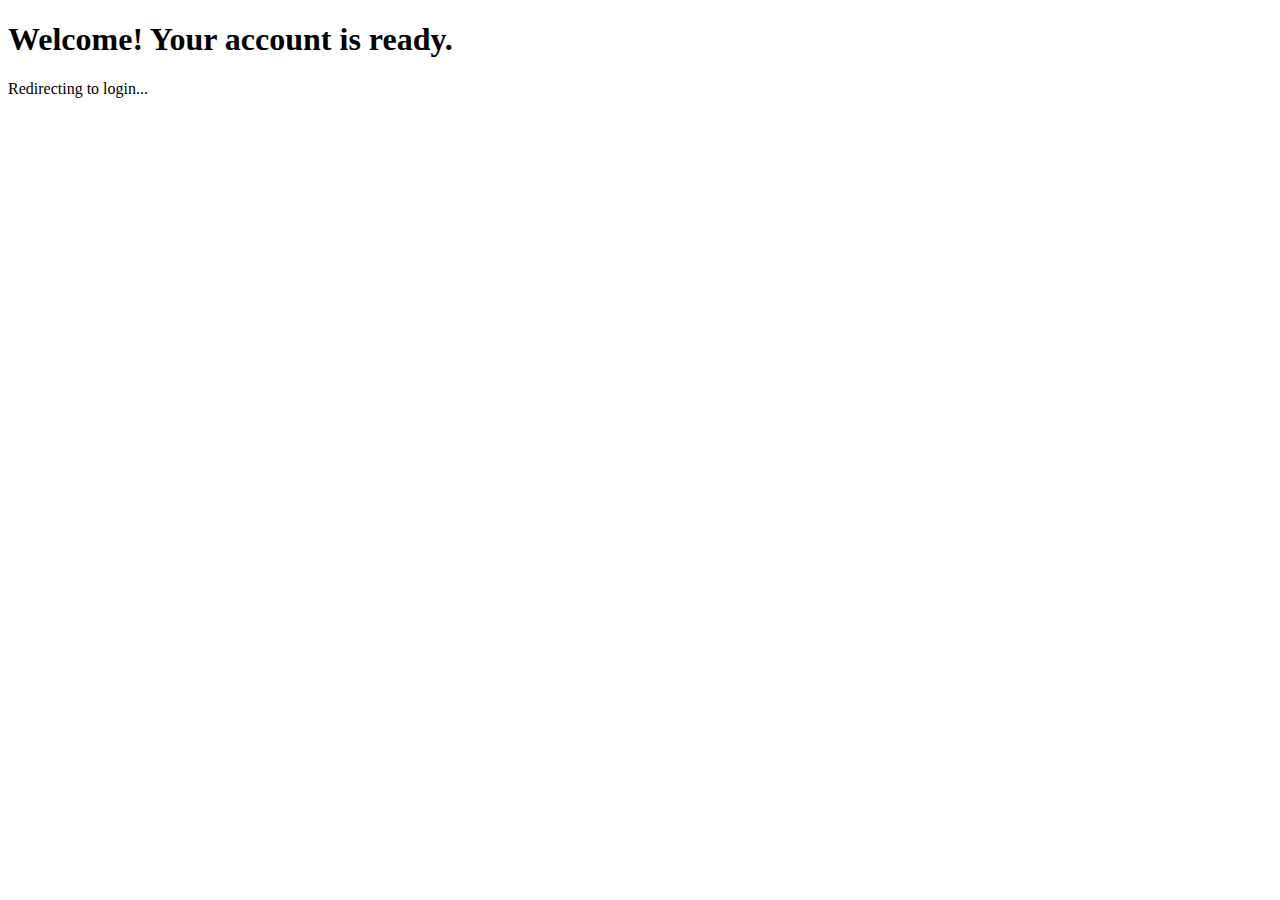
<file: signup_success.html>
<!DOCTYPE html>
<html>
<head>
    <title>Welcome to NetFlixX!</title>
    <!-- Load ThriveStack SDK -->
    <script src="https://ts-script.app.thrivestack.ai/latest/thrivestack.js" 
        api-key="m9S/wwTPiv7egZcG7DeBdvlsW37YfHRMpstb3xh1S0g=" 
        source="marketing,product">
    </script>
</head>
<body>
    <h1>Welcome! Your account is ready.</h1>
    <p>Redirecting to login...</p>

    <!-- ThriveStack Tracking -->
    <script>
        const userEmail = sessionStorage.getItem('signupEmail'); // From signup form
        const userName = userEmail?.split('@')[0] || 'User';

        window.thriveStack.track([{
            "event_name": "signed_up",
            "properties": {
                "user_email": userEmail,
                "user_name": userName,
                "utm_campaign": new URLSearchParams(window.location.search).get('utm_campaign') || 'direct',
                "utm_medium": new URLSearchParams(window.location.search).get('utm_medium') || 'none',
                "utm_source": new URLSearchParams(window.location.search).get('utm_source') || 'direct',
                "utm_term": new URLSearchParams(window.location.search).get('utm_term') || 'none'
            },
            "user_id": crypto.randomUUID(), // Generate UUID
            "timestamp": new Date().toISOString()
        }]);

        // Redirect to login after tracking
        setTimeout(() => window.location.href = 'login.html', 2000);
    </script>
</body>
</html>
</file>
<file: style.css>
body {
  margin: 0;
  font-family: 'Roboto', Arial, sans-serif;
  background: #141414;
  color: #fff;
}

.navbar {
  display: flex;
  align-items: center;
  justify-content: space-between;
  padding: 1.2rem 3vw;
  background: rgba(20, 20, 20, 0.98);
  position: sticky;
  top: 0;
  z-index: 1000;
  box-shadow: 0 2px 8px rgba(0,0,0,0.2);
}
.logo {
  font-size: 2rem;
  font-weight: 700;
  color: #e50914;
  letter-spacing: 2px;
}
.nav-links {
  list-style: none;
  display: flex;
  gap: 2rem;
  margin: 0;
  padding: 0;
}
.nav-links a {
  color: #fff;
  text-decoration: none;
  font-weight: 500;
  font-size: 1.1rem;
  transition: color 0.2s;
}
.nav-links a:hover {
  color: #e50914;
}
.btn-login {
  background: #e50914;
  color: #fff;
  padding: 0.7rem 1.5rem;
  border-radius: 4px;
  font-weight: 700;
  text-decoration: none;
  transition: background 0.2s, color 0.2s;
  box-shadow: 0 2px 8px rgba(229,9,20,0.2);
}
.btn-login:hover {
  background: #b0060f;
  color: #fff;
}

html {
  scroll-behavior: smooth;
}

.hero {
  background: linear-gradient(120deg, #141414 60%, #e50914 100%);
  text-align: center;
  padding: 6rem 2vw 4rem 2vw;
}
.hero h1 {
  font-size: 2.8rem;
  font-weight: 700;
  margin-bottom: 1rem;
}
.hero p {
  font-size: 1.3rem;
  margin-bottom: 2rem;
}
.btn-cta {
  background: #e50914;
  color: #fff;
  padding: 1rem 2.5rem;
  border-radius: 4px;
  font-size: 1.2rem;
  font-weight: 700;
  text-decoration: none;
  transition: background 0.2s;
  box-shadow: 0 2px 8px rgba(229,9,20,0.2);
}
.btn-cta:hover {
  background: #b0060f;
}

.section {
  padding: 4rem 2vw;
  max-width: 1200px;
  margin: 0 auto;
}
.section h2 {
  font-size: 2.2rem;
  margin-bottom: 2rem;
  color: #e50914;
  text-align: center;
}
.features-list {
  display: flex;
  gap: 2rem;
  justify-content: center;
  flex-wrap: wrap;
}
.feature-item {
  background: #232323;
  border-radius: 8px;
  padding: 2rem;
  min-width: 220px;
  max-width: 300px;
  flex: 1 1 220px;
  box-shadow: 0 2px 8px rgba(0,0,0,0.15);
  text-align: center;
}
.feature-item h3 {
  color: #e50914;
  margin-bottom: 1rem;
}

.dark-section {
  background: #181818;
}
.why-list {
  list-style: none;
  padding: 0;
  max-width: 600px;
  margin: 0 auto;
}
.why-list li {
  background: #232323;
  margin-bottom: 1rem;
  padding: 1.2rem 1.5rem;
  border-radius: 6px;
  font-size: 1.1rem;
  box-shadow: 0 1px 4px rgba(0,0,0,0.08);
}

.pricing-cards {
  display: flex;
  gap: 2rem;
  justify-content: center;
  flex-wrap: wrap;
}
.card {
  background: #232323;
  border-radius: 8px;
  padding: 2.5rem 2rem;
  min-width: 220px;
  max-width: 300px;
  flex: 1 1 220px;
  box-shadow: 0 2px 8px rgba(0,0,0,0.15);
  text-align: center;
  border: 2px solid transparent;
  transition: border 0.2s;
}
.card.highlighted {
  border: 2px solid #e50914;
  box-shadow: 0 4px 16px rgba(229,9,20,0.15);
}
.card h3 {
  color: #e50914;
  margin-bottom: 1rem;
}
.price {
  font-size: 2rem;
  font-weight: 700;
  margin-bottom: 1rem;
}
.card ul {
  list-style: none;
  padding: 0;
  margin-bottom: 1.5rem;
}
.card ul li {
  margin-bottom: 0.5rem;
}
.btn-card {
  background: #e50914;
  color: #fff;
  padding: 0.7rem 1.5rem;
  border-radius: 4px;
  font-weight: 700;
  text-decoration: none;
  transition: background 0.2s;
  display: inline-block;
}
.btn-card:hover {
  background: #b0060f;
}

.login-section {
  background: #181818;
  border-radius: 10px;
  max-width: 400px;
  margin: 0 auto 4rem auto;
  box-shadow: 0 2px 12px rgba(0,0,0,0.18);
  padding: 3rem 2rem 2rem 2rem;
}
.auth-form {
  display: flex;
  flex-direction: column;
  gap: 1.2rem;
}
.auth-form input {
  padding: 0.9rem 1rem;
  border-radius: 4px;
  border: none;
  font-size: 1rem;
  background: #232323;
  color: #fff;
  outline: none;
}
.auth-form input:focus {
  border: 2px solid #e50914;
}
.btn-auth {
  background: #e50914;
  color: #fff;
  padding: 0.9rem 0;
  border-radius: 4px;
  font-weight: 700;
  font-size: 1.1rem;
  border: none;
  cursor: pointer;
  transition: background 0.2s;
}
.btn-auth:hover {
  background: #b0060f;
}
.signup-link {
  text-align: center;
  margin-top: 1rem;
}
.signup-link a {
  color: #e50914;
  text-decoration: none;
  font-weight: 500;
}
.signup-link a:hover {
  text-decoration: underline;
}

.footer {
  text-align: center;
  padding: 2rem 0 1rem 0;
  background: #141414;
  color: #aaa;
  font-size: 1rem;
  border-top: 1px solid #232323;
}

.onboarding-actions {
  display: flex;
  flex-direction: row;
  gap: 1rem;
  margin-top: 1.2rem;
  justify-content: space-between;
}
.onboarding-container button[type="submit"] {
  background: #e50914;
  color: #fff;
  padding: 0.7rem 1.5rem;
  border-radius: 4px;
  font-weight: 700;
  text-decoration: none;
  transition: background 0.2s;
  display: inline-block;
}
.onboarding-container button[type="submit"]:hover {
  background: #b0060f;
}
.skip-btn {
  background: #232323;
  color: #fff;
  padding: 0.7rem 1.5rem;
  border-radius: 4px;
  font-weight: 700;
  text-decoration: none;
  transition: background 0.2s;
  display: inline-block;
}
.skip-btn:hover {
  background: #333;
}

@media (max-width: 900px) {
  .features-list, .pricing-cards {
    flex-direction: column;
    align-items: center;
  }
}
@media (max-width: 600px) {
  .navbar {
    flex-direction: column;
    gap: 1rem;
    padding: 1rem 2vw;
  }
  .hero h1 {
    font-size: 2rem;
  }
  .section {
    padding: 2rem 2vw;
  }
  .login-section {
    padding: 2rem 1rem 1rem 1rem;
  }
}
</file>
